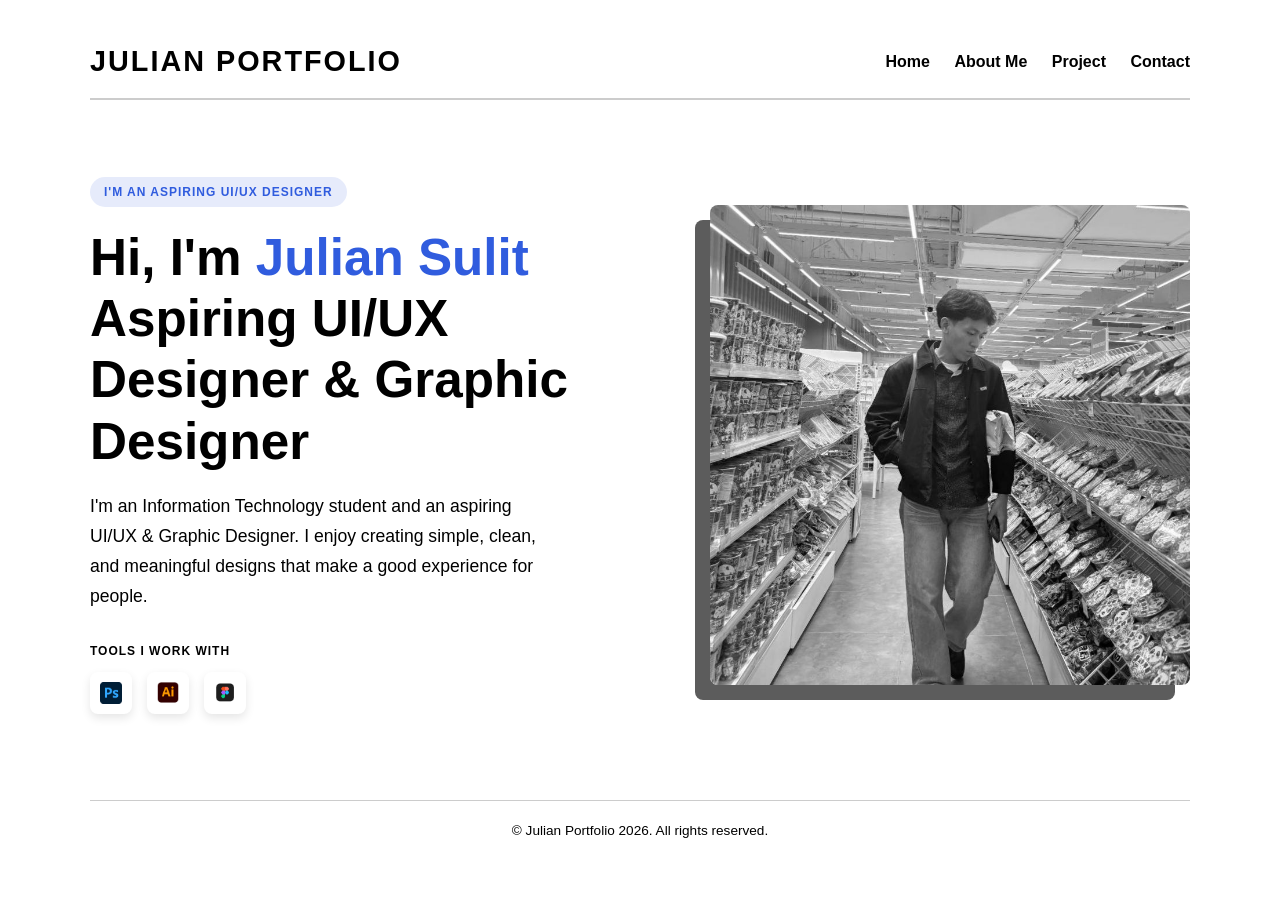
<file: index.html>
<!DOCTYPE html>
<html lang="en">
<head>
    <meta charset="UTF-8">
    <meta name="viewport" content="width=device-width, initial-scale=1.0">
    <title>Julian III Sulit - Home</title>
    <link rel="stylesheet" href="style.css">
</head>
<body>

<header>
    <h1>JULIAN PORTFOLIO</h1>
    <nav>
        <a href="index.html">Home</a>
        <a href="about.html">About Me</a>
        <a href="project.html">Project</a>
        <a href="contact.html">Contact</a>
    </nav>
</header>

<main>
    <section class="hero">
        <h2 class="visually-hidden">Home Introduction</h2>

        <article class="hero-content">
            <p class="hero-badge">I'M AN ASPIRING UI/UX DESIGNER</p>

            <h3 class="hero-heading">
                Hi, I'm <span class="accent">Julian Sulit</span><br>
                Aspiring UI/UX Designer & Graphic Designer
            </h3>

            <p class="hero-desc">
                I'm an Information Technology student and an aspiring UI/UX & Graphic Designer.
                I enjoy creating simple, clean, and meaningful designs that make a good experience for people.
            </p>

            <section class="tech-stack">
                <h4 class="tech-label">Tools I Work With</h4>
                <ul class="tech-icons">
                    <li><img src="images/ps.png" alt="Photoshop"></li>
                    <li><img src="images/ai.png" alt="Illustrator"></li>
                    <li><img src="images/fig.png" alt="Figma"></li>
                </ul>
            </section>
        </article>

        <figure class="hero-visual">
            <img src="images/julian.jpg" alt="Julian III Sulit" class="hero-img">
        </figure>
    </section>
</main>

<footer>
    <p>&copy; Julian Portfolio 2026. All rights reserved.</p>
</footer>

</body>
</html>
</file>
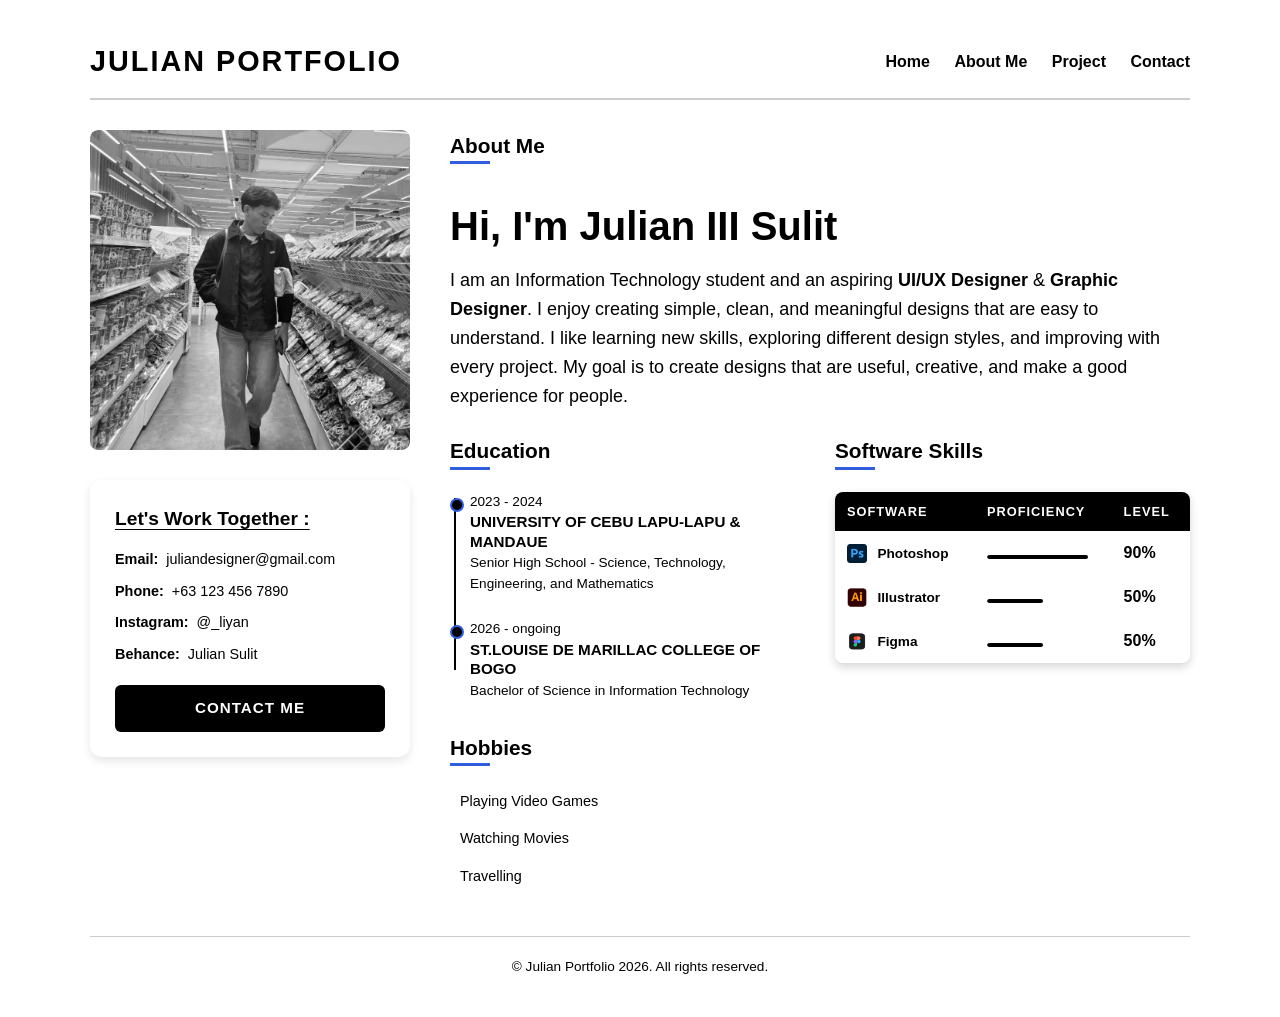
<file: about.html>
<!DOCTYPE html>
<html lang="en">
<head>
    <meta charset="UTF-8">
    <meta name="viewport" content="width=device-width, initial-scale=1.0">
    <title>About Me - Julian</title>
    <link rel="stylesheet" href="style.css">
</head>
<body>

<header>
    <h1>JULIAN PORTFOLIO</h1>
    <nav>
        <a href="index.html">Home</a>
        <a href="about.html">About Me</a>
        <a href="project.html">Project</a>
        <a href="contact.html">Contact</a>
    </nav>
</header>

<main>
    <aside>
        <figure>
            <img src="images/julian.jpg" class="profile-img" alt="Julian Gwapo" width="200">
        </figure>

        <section class="contact-section">
            <h2>Let's Work Together :</h2>
            
            <address>
                <ul>
                    <li><strong>Email:</strong> <a href="mailto:julian@example.com">juliandesigner@gmail.com</a></li>
                    <li><strong>Phone:</strong> <a href="tel:+639000000000">+63 123 456 7890</a></li>
                    <li><strong>Instagram:</strong> @_liyan</li>
                    <li><strong>Behance:</strong> <a href="behance.net"> Julian Sulit</a></li>
                </ul>
            </address>

            <a href="contact.html" class="contact-btn">Contact Me</a>
        </section>
    </aside>

    <!-- Right Content Area -->
    <section class="main-bio">
        <h2>About Me</h2>

        <article class="intro">
            <h3>Hi, I'm Julian III Sulit</h3>
            <p>I am an Information Technology student and an aspiring <strong>UI/UX Designer</strong> & <strong> Graphic Designer</strong>. I enjoy creating simple, clean, and meaningful designs that are easy to understand. I like learning new skills, exploring different design styles, and improving with every project. My goal is to create designs that are useful, creative, and make a good experience for people.</p>
        </article>

        <!-- Main Content Grid Wrapper -->
        <section class="grid-section">
            <h2 class="visually-hidden">Details & Skills</h2>

            <!-- Left Column: Education Timeline + Hobbies -->
            <section class="left-stack">
                <h3 class="visually-hidden">Background</h3>

                <article class="education">
                    <h2>Education</h2>
                    <ol class="timeline">
                        <li class="timeline-item">
                            <p>2023 - 2024</p>
                            <h3>UNIVERSITY OF CEBU LAPU-LAPU & MANDAUE</h3>
                            <p>Senior High School - Science, Technology, Engineering, and Mathematics</p>
                        </li>
                        <li class="timeline-item">
                            <p>2026 - ongoing</p>
                            <h3>ST.LOUISE DE MARILLAC COLLEGE OF BOGO</h3>
                            <p>Bachelor of Science in Information Technology</p>
                        </li>
                    </ol>
                </article>

                <article class="hobbies">
                    <h2>Hobbies</h2>
                    <ul>
                        <li>Playing Video Games</li>
                        <li>Watching Movies</li>
                        <li>Travelling</li>
                    </ul>
                </article>
            </section>

            <!-- Right Column: Software Skills Table -->
            <article class="skills">
                <h2>Software Skills</h2>
                <table class="skills-table">
                    <thead>
                        <tr>
                            <th scope="col">Software</th>
                            <th scope="col">Proficiency</th>
                            <th scope="col">Level</th>
                        </tr>
                    </thead>
                    <tbody>
                        <tr>
                            <td>
                                <img src="images/ps.png" alt="Photoshop Logo" class="skill-icon">
                                <span>Photoshop</span>
                            </td>
                            <td>
                                <meter value="90" min="0" max="100"></meter>
                            </td>
                            <td><strong>90%</strong></td>
                        </tr>
                        <tr>
                            <td>
                                <img src="images/ai.png" alt="Illustrator Logo" class="skill-icon">
                                <span>Illustrator</span>
                            </td>
                            <td>
                                <meter value="50" min="0" max="100"></meter>
                            </td>
                            <td><strong>50%</strong></td>
                        </tr>
                        <tr>
                            <td>
                                <img src="images/fig.png" alt="Figma Logo" class="skill-icon">
                                <span>Figma</span>
                            </td>
                            <td>
                                <meter value="50" min="0" max="100"></meter>
                            </td>
                            <td><strong>50%</strong></td>
                        </tr>
                    </tbody>
                </table>
            </article>
        </section>
    </section>
</main>

<footer>
    <p>&copy; Julian Portfolio 2026. All rights reserved.</p>
</footer>

</body>
</html>
</file>
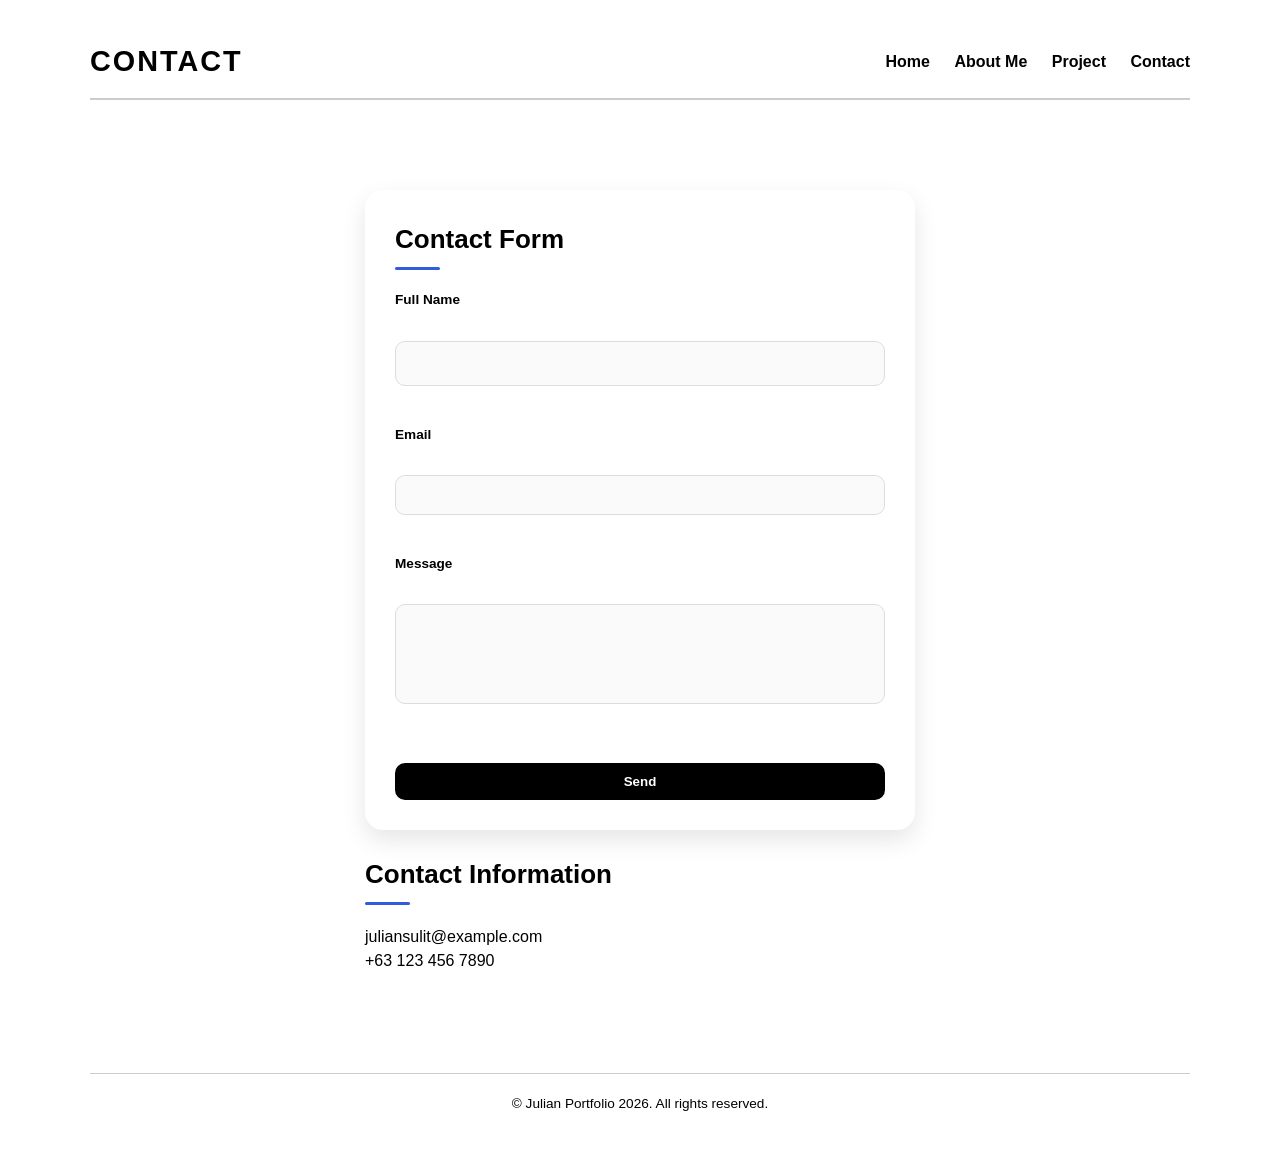
<file: contact.html>
<!DOCTYPE html>
<html lang="en">
<head>
    <meta charset="UTF-8">
    <meta name="viewport" content="width=device-width, initial-scale=1.0">
    <title>Contact</title>
    <link rel="stylesheet" href="style.css">
</head>
<body>

<header>
    <h1>CONTACT</h1>
    <nav>
            <a href="index.html">Home</a>
            <a href="about.html">About Me</a>
            <a href="project.html">Project</a>
            <a href="contact.html">Contact</a>
    </nav>
</header>

<main class="contact-page">

    <section class="contact-form-section">
        <h2>Contact Form</h2>
        <form class="contact-form">
                <label for="fullname">Full Name</label><br>
                <input type="text" id="fullname" name="fullname" required>

                <br><label for="email">Email</label><br>
                <input type="email" id="email" name="email" required>
                
                <br><label for="message">Message</label><br>
                <input type="text" id="message" name="message" required>

                <br><button type="submit">Send</button>
        </form>
    </section>

    <section>
        <h2>Contact Information</h2>
            <p>juliansulit@example.com</p>
            <p>+63 123 456 7890</p>
    </section>
</main>

<footer>
    <p>&copy; Julian Portfolio 2026. All rights reserved.</p>
</footer>

</body>
</html>
</file>
<file: style.css>
/* ==========================================
   1. RESET & BASE STYLES
   ========================================== */
* {
    margin: 0;
    padding: 0;
    box-sizing: border-box;
    font-family: 'Segoe UI', Tahoma, Geneva, Verdana, sans-serif;
}

body {
    background-color: #ffffff;
    color: #000000;
    line-height: 1.5;
    padding: 40px 20px;
}

.visually-hidden {
    position: absolute;
    width: 1px;
    height: 1px;
    padding: 0;
    margin: -1px;
    overflow: hidden;
    clip: rect(0, 0, 0, 0);
    white-space: nowrap;
    border: 0;
}

/* ==========================================
   2. HEADER & NAVIGATION
   ========================================== */
header {
    display: flex;
    justify-content: space-between;
    align-items: center;
    max-width: 1100px;
    margin: 0 auto 30px auto;
    border-bottom: 2px solid #ccc;
    padding-bottom: 15px;
}

header h1 {
    font-size: 28.8px;
    letter-spacing: 2px;
}

nav a {
    text-decoration: none;
    color: #000000;
    margin-left: 20px;
    font-weight: 600;
    position: relative;
    padding-bottom: 4px;
    transition: color 0.3s ease;
}

nav a::after {
    content: '';
    position: absolute;
    bottom: 0;
    left: 0;
    width: 0%;
    height: 2px;
    background-color: #305cde;
    transition: width 0.3s ease;
}

nav a:hover {
    color: #305cde;
}

nav a:hover::after {
    width: 100%;
}

/* ==========================================
   3. MAIN TWO-COLUMN LAYOUT
   ========================================== */
main {
    max-width: 1100px;
    margin: 0 auto;
    display: grid;
    grid-template-columns: 320px 1fr;
    gap: 40px;
}

/* ==========================================
   4. LEFT SIDEBAR (ASIDE)
   ========================================== */
aside {
    display: flex;
    flex-direction: column;
    gap: 30px;
}

aside figure {
    position: relative;
    width: 100%;
    overflow: hidden;
    border-radius: 8px;
}

.profile-img {
    width: 100%;
    height: auto;
    object-fit: cover;
    border-radius: 8px;
    filter: grayscale(100%);
    display: block;
    box-shadow: -15px 15px 0px #305cde;
    transition: filter 0.4s ease, transform 0.4s ease, box-shadow 0.4s ease;
}

.profile-img:hover {
    filter: grayscale(0%);
    transform: translateY(-4px);
    box-shadow: -20px 20px 0px #305cde;
}

.contact-section {
    background-color: #ffffff;
    padding: 25px;
    border-radius: 12px;
    color: #000000;
    box-shadow: 0 4px 10px rgba(0, 0, 0, 0.1);
    transition: transform 0.3s ease, box-shadow 0.3s ease;
}

.contact-section:hover {
    transform: translateY(-3px);
    box-shadow: 0 8px 18px rgba(0, 0, 0, 0.15);
}

.contact-section h2 {
    font-size: 1.2rem;
    margin-bottom: 15px;
    text-decoration: underline;
    text-underline-offset: 4px;
}

address {
    font-style: normal;
    margin-bottom: 20px;
}

address ul {
    list-style: none;
}

address ul li {
    font-size: 0.9rem;
    margin-bottom: 10px;
    display: flex;
    align-items: center;
    gap: 8px;
    transition: transform 0.2s ease;
}

address ul li:hover {
    transform: translateX(4px);
}

address ul li a {
    color: #000000;
    text-decoration: none;
    transition: opacity 0.2s ease;
}

address ul li a:hover {
    opacity: 0.7;
}

.contact-btn {
    display: block;
    width: 100%;
    padding: 12px;
    background-color: #000000;
    color: #ffffff !important;
    text-align: center;
    text-decoration: none;
    border-radius: 6px;
    font-size: 0.95rem;
    font-weight: 700;
    letter-spacing: 1px;
    text-transform: uppercase;
    transition: background-color 0.3s ease, transform 0.2s ease, box-shadow 0.2s ease;
}

.contact-btn:hover {
    background-color: #305cde;
    transform: translateY(-2px);
    box-shadow: 0 4px 10px rgba(0, 0, 0, 0.2);
}

.contact-btn:active {
    transform: translateY(0);
}

/* ==========================================
   5. RIGHT CONTENT AREA & GRID
   ========================================== */
.main-bio {
    display: flex;
    flex-direction: column;
    gap: 25px;
}

.main-bio > h2 {
    font-size: 1.3rem;
    position: relative;
    display: inline-block;
    margin-bottom: 10px;
}

.main-bio > h2::after {
    content: '';
    position: absolute;
    bottom: -3px;
    left: 0;
    width: 40px;
    height: 3px;
    background-color: #305cde;
    transition: width 0.3s ease;
}

section:hover > h2::after,
article:hover > h2::after {
    width: 100%;
}

.intro h3 {
    font-size: 40px;
    font-weight: 900;
    margin-bottom: 10px;
}

.intro p {
    color: #000000;
    font-size: 18px;
    line-height: 1.6;
}

.grid-section {
    display: grid;
    grid-template-columns: 1fr 1fr;
    gap: 30px;
    align-items: start;
}

.left-stack {
    display: flex;
    flex-direction: column;
    gap: 30px;
}

/* ==========================================
   6. TIMELINE EDUCATION STYLES
   ========================================== */
.education h2,
.hobbies h2,
.skills h2 {
    font-size: 1.3rem;
    position: relative;
    display: inline-block;
    margin-bottom: 10px;
}

.education h2::after,
.hobbies h2::after,
.skills h2::after {
    content: '';
    position: absolute;
    bottom: -3px;
    left: 0;
    width: 40px;
    height: 3px;
    background-color: #305cde;
    transition: width 0.3s ease;
}

.timeline {
    list-style: none;
    position: relative;
    padding-left: 20px;
    margin-top: 15px;
}

.timeline::before {
    content: '';
    position: absolute;
    top: 6px;
    left: 4px;
    width: 2px;
    height: 82%;
    background-color: #000000;
}

.timeline-item {
    position: relative;
    margin-bottom: 25px;
}

.timeline-item:last-child {
    margin-bottom: 0;
}

.timeline-item::before {
    content: '';
    position: absolute;
    left: -20px;
    top: 6px;
    width: 10px;
    height: 10px;
    background-color: #000000;
    border: 2px solid #305cde;
    border-radius: 50%;
    z-index: 1;
}

.timeline-item time {
    font-size: 0.8rem;
    color: #305cde;
    font-weight: bold;
    display: inline-block;
    margin-bottom: 2px;
}

.timeline-item h3 {
    font-size: 0.95rem;
    font-weight: 700;
    color: #000000;
    line-height: 1.3;
}

.timeline-item p {
    font-size: 0.85rem;
    color: #000000;
    margin-top: 2px;
}

/* ==========================================
   7. SOFTWARE SKILLS TABLE
   ========================================== */
.skills-table {
    width: 100%;
    border-collapse: collapse;
    margin-top: 15px;
    border-radius: 8px;
    overflow: hidden;
    box-shadow: 0 4px 10px rgba(0, 0, 0, 0.164);
}

.skills-table th, 
.skills-table td {
    padding: 10px 12px;
    text-align: left;
    vertical-align: middle;
}

.skills-table thead {
    background-color: #000000;
    color: #ffffff;
    font-size: 0.8rem;
    text-transform: uppercase;
    letter-spacing: 1px;
}

.skills-table tbody tr {
    transition: background-color 0.2s ease;
}

.skills-table tbody tr:hover {
    background-color: #305cde1f;
}

.skill-icon {
    width: 20px;
    height: 20px;
    object-fit: contain;
    vertical-align: middle;
    margin-right: 6px;
}

.skills-table td span {
    font-weight: 600;
    font-size: 0.85rem;
}

meter {
    width: 100%;
    height: 8px;
    border-radius: 10px;
    background: #ffffff;
}

meter::-webkit-meter-bar {
    background: #ffffff;
    border-radius: 10px;
    border: none;
}

meter::-webkit-meter-optimum-value {
    background: #000000;
    border-radius: 10px;
}

meter::-moz-meter-bar {
    background: #000000;
    border-radius: 10px;
}

/* ==========================================
   8. HOBBIES
   ========================================== */
.hobbies ul {
    list-style: none;
    margin-top: 10px;
}

.hobbies li {
    display: flex;
    justify-content: space-between;
    padding: 8px 10px;
    font-size: 0.9rem;
    border-radius: 4px;
    transition: background-color 0.2s ease, padding-left 0.2s ease;
}

.hobbies li:hover {
    background-color: #305cde1f;
    padding-left: 14px;
}

/* ==========================================
   9. FOOTER & RESPONSIVENESS
   ========================================== */
footer {
    max-width: 1100px;
    margin: 40px auto 0 auto;
    padding-top: 20px;
    border-top: 1px solid #ccc;
    text-align: center;
    font-size: 0.85rem;
    color: #000000;
}

/* ==========================================
   10. HOME PAGE HERO SECTION
   ========================================== */

.hero {
    grid-column: 1 / -1;
    display: grid;
    grid-template-columns: 1fr 480px;
    align-items: center;
    gap: 50px;
    min-height: 70vh;
    width: 100%;
}

.hero-content {
    display: flex;
    flex-direction: column;
    gap: 20px;
}

.hero-badge {
    display: inline-block;
    width: fit-content;
    padding: 6px 14px;
    background-color: #305cde1f;
    color: #305cde;
    font-size: 0.75rem;
    font-weight: 700;
    letter-spacing: 1px;
    border-radius: 20px;
}

.hero-heading {
    font-size: 3.2rem;
    line-height: 1.2;
    font-weight: 800;
}

.hero-heading .accent {
    color: #305cde;
}

.hero-desc {
    max-width: 460px;
    font-size: 1.1rem;
    line-height: 1.7;
    color: #000000;
}

.btn-primary {
    display: inline-block;
    width: fit-content;
    padding: 12px 22px;
    background-color: #305cde;
    color: #ffffff;
    text-decoration: none;
    border-radius: 6px;
    font-weight: 700;
    transition: background-color .3s ease, transform .2s ease;
}

.btn-primary:hover {
    background-color: #1e46b8;
    transform: translateY(-2px);
}

.tech-stack {
    margin-top: 10px;
}

.tech-label {
    font-size: 0.75rem;
    font-weight: 700;
    text-transform: uppercase;
    letter-spacing: 1px;
    margin-bottom: 12px;
}

.tech-icons {
    display: flex;
    align-items: center;
    gap: 15px;
    list-style: none;
    padding: 0;
    margin: 0;
}

.tech-icons li {
    width: 42px;
    height: 42px;
    display: flex;
    justify-content: center;
    align-items: center;
    background: #ffffff;
    border-radius: 8px;
    box-shadow: 0 4px 10px rgba(0,0,0,.1);
    transition: transform .3s ease;
}

.tech-icons li:hover {
    transform: translateY(-3px);
}

.tech-icons img {
    width: 22px;
    height: 22px;
    object-fit: contain;
}

.hero-visual {
    display: flex;
    justify-content: flex-end;
    align-items: center;
    margin: 0;
}

.hero-img {
    width: 480px;
    max-width: 100%;
    height: auto;
    display: block;
    object-fit: cover;
    border-radius: 8px;
    filter: grayscale(100%);
    box-shadow: -15px 15px 0 #305cde;
    transition: filter .4s ease, transform .4s ease, box-shadow .4s ease;
}

.hero-img:hover {
    filter: grayscale(0%);
    transform: translateY(-4px);
    box-shadow: -20px 20px 0 #305cde;
}

.float-card {
    position: absolute;
    bottom: -20px;
    right: -20px;
    width: 220px;
    background: #000;
    color: #fff;
    border-radius: 10px;
    padding: 14px 16px;
    box-shadow: 0 8px 20px rgba(0,0,0,.25);
}

.float-card-title {
    font-size: .7rem;
    color: #305cde;
    font-weight: 700;
    margin-bottom: 8px;
}

.float-card-code {
    font-family: "Courier New", monospace;
    font-size: .7rem;
    line-height: 1.5;
    white-space: pre-wrap;
}

/* ==========================================
   PROJECTS SECTION
   ========================================== */

.projects {
    max-width: 1100px;
    margin: 0 auto;
}

.projects-header {
    font-size: 10px;
    text-align: center;
}

.projects-header h2 {
    text-align: center;
    width: 100%;
    margin: 0 auto 30px;
    font-size: 32px;
    font-weight: 800;
}

.projects-header span {
    color: #305cde;
}

/* Project content */

.projects section {
    text-align: center;
}

.projects section h2 {
    font-size: 28px;
}

.projects section h2 {
    font-size: 22px;
    margin: 30px 0 15px;
    color: #000;
}


/* Images */

.projects img {
    width: 200px;
    height: auto;
    margin: 10px;
    border-radius: 12px;
    box-shadow: 0 8px 20px rgba(0,0,0,0.15);
    transition: transform 0.3s ease, 
                box-shadow 0.3s ease;
}


/* Image Hover */

.projects img:hover {
    transform: translateY(-8px) scale(1.03);
    box-shadow: 0 15px 30px rgba(0,0,0,0.25);
}


/* Video */

.projects video {
    width: 320px;
    height: auto;
    margin-top: 15px;
    border-radius: 12px;
    box-shadow: 0 8px 20px rgba(0,0,0,0.15);
    transition: transform 0.3s ease,
                box-shadow 0.3s ease;
}


/* Video Hover */

.projects video:hover {
    transform: translateY(-8px) scale(1.03);
    box-shadow: 0 15px 30px rgba(0,0,0,0.25);
}

/* PROJECT PAGE FIX */

.projects {
    grid-column: 1 / -1;
    width: 100%;
}

.projects section {
    width: 100%;
    text-align: center;
}

.projects img {
    display: inline-block;
}

/* ==========================================
   CONTACT PAGE
   ========================================== */

.contact-page {
    max-width: 900px;
    margin: 0 auto;
    display: grid;
    grid-template-columns: 1fr 1fr;
    gap: 40px;
    padding: 50px 0;
}


/* Contact Sections */

.contact-form-section,
.contact-info-section {
    background: #ffffff;
    padding: 35px;
    border-radius: 15px;
    box-shadow: 0 8px 20px rgba(0,0,0,0.12);
}


.contact-page h2 {
    font-size: 28px;
    margin-bottom: 25px;
    position: relative;
}


.contact-page h2::after {
    content: "";
    display: block;
    width: 45px;
    height: 3px;
    background: #305cde;
    margin-top: 8px;
}


/* Form */

.contact-form {
    display: flex;
    flex-direction: column;
}


.contact-form label {
    font-weight: 700;
    margin-bottom: 6px;
}


.contact-form input {
    width: 100%;
    padding: 12px;
    border: 1px solid #ccc;
    border-radius: 8px;
    font-size: 1rem;
    outline: none;
    transition: border .3s ease;
}


.contact-form input:focus {
    border-color: #305cde;
}


.contact-form input[type="text"] {
    min-height: 45px;
}


/* Message box */

#message {
    height: 120px;
}


/* Button */

.contact-form button {
    margin-top: 20px;
    padding: 12px;
    background: #000000;
    color: #ffffff;
    border: none;
    border-radius: 8px;
    font-weight: 700;
    cursor: pointer;
    transition: .3s ease;
}


.contact-form button:hover {
    background: #305cde;
    transform: translateY(-3px);
}


/* Contact Information */

.contact-info-section p {
    margin-bottom: 15px;
    font-size: 1rem;
}
/* ==========================================
   CONTACT PAGE - SMALL CENTER DESIGN
   ========================================== */

.contact-page {
    max-width: 550px;
    margin: 0 auto;
    padding: 60px 0;
    display: flex;
    flex-direction: column;
    gap: 25px;
}


/* Form Card */

.contact-form-section,
.contact-info-section {
    background: #ffffff;
    padding: 30px;
    border-radius: 18px;
    box-shadow: 0 10px 25px rgba(0,0,0,0.1);
    transition: .3s ease;
}


.contact-form-section:hover,
.contact-info-section:hover {
    transform: translateY(-5px);
    box-shadow: 0 15px 35px rgba(0,0,0,0.15);
}


/* Heading */

.contact-page h2 {
    font-size: 26px;
    font-weight: 800;
    margin-bottom: 20px;
}


.contact-page h2::after {
    content: "";
    display: block;
    width: 45px;
    height: 3px;
    background: #305cde;
    margin-top: 8px;
    border-radius: 10px;
}


/* Form */

.contact-form {
    display: flex;
    flex-direction: column;
}


.contact-form label {
    font-size: .85rem;
    font-weight: 700;
    margin-bottom: 6px;
}


.contact-form input {
    width: 100%;
    padding: 11px 14px;
    border-radius: 10px;
    border: 1px solid #ddd;
    background: #fafafa;
    margin-bottom: 15px;
    font-size: .9rem;
}


.contact-form input:focus {
    outline: none;
    border-color: #305cde;
    box-shadow: 0 0 0 3px rgba(48,92,222,.15);
}


/* Message */

#message {
    height: 100px;
}


/* Button */

.contact-form button {
    padding: 11px;
    border: none;
    border-radius: 10px;
    background: #000;
    color: white;
    font-weight: 700;
    cursor: pointer;
    transition: .3s ease;
}


.contact-form button:hover {
    background: #305cde;
    transform: translateY(-3px);
}


/* Contact Information BELOW */

.contact-info-section {
    text-align: center;
}


.contact-info-section p {
    background: #f5f7ff;
    padding: 12px;
    border-radius: 10px;
    margin: 10px 0;
    font-weight: 600;
    border-left: 4px solid #305cde;
    transition: .3s ease;
}


.contact-info-section p:hover {
    background: #305cde;
    color: white;
}

/* Responsive */

@media(max-width:768px){

    .projects img {
        width: 45%;
    }

    .projects video {
        width: 90%;
    }

}

@media(max-width:500px){

    .projects img {
        width: 90%;
    }

}
</file>
